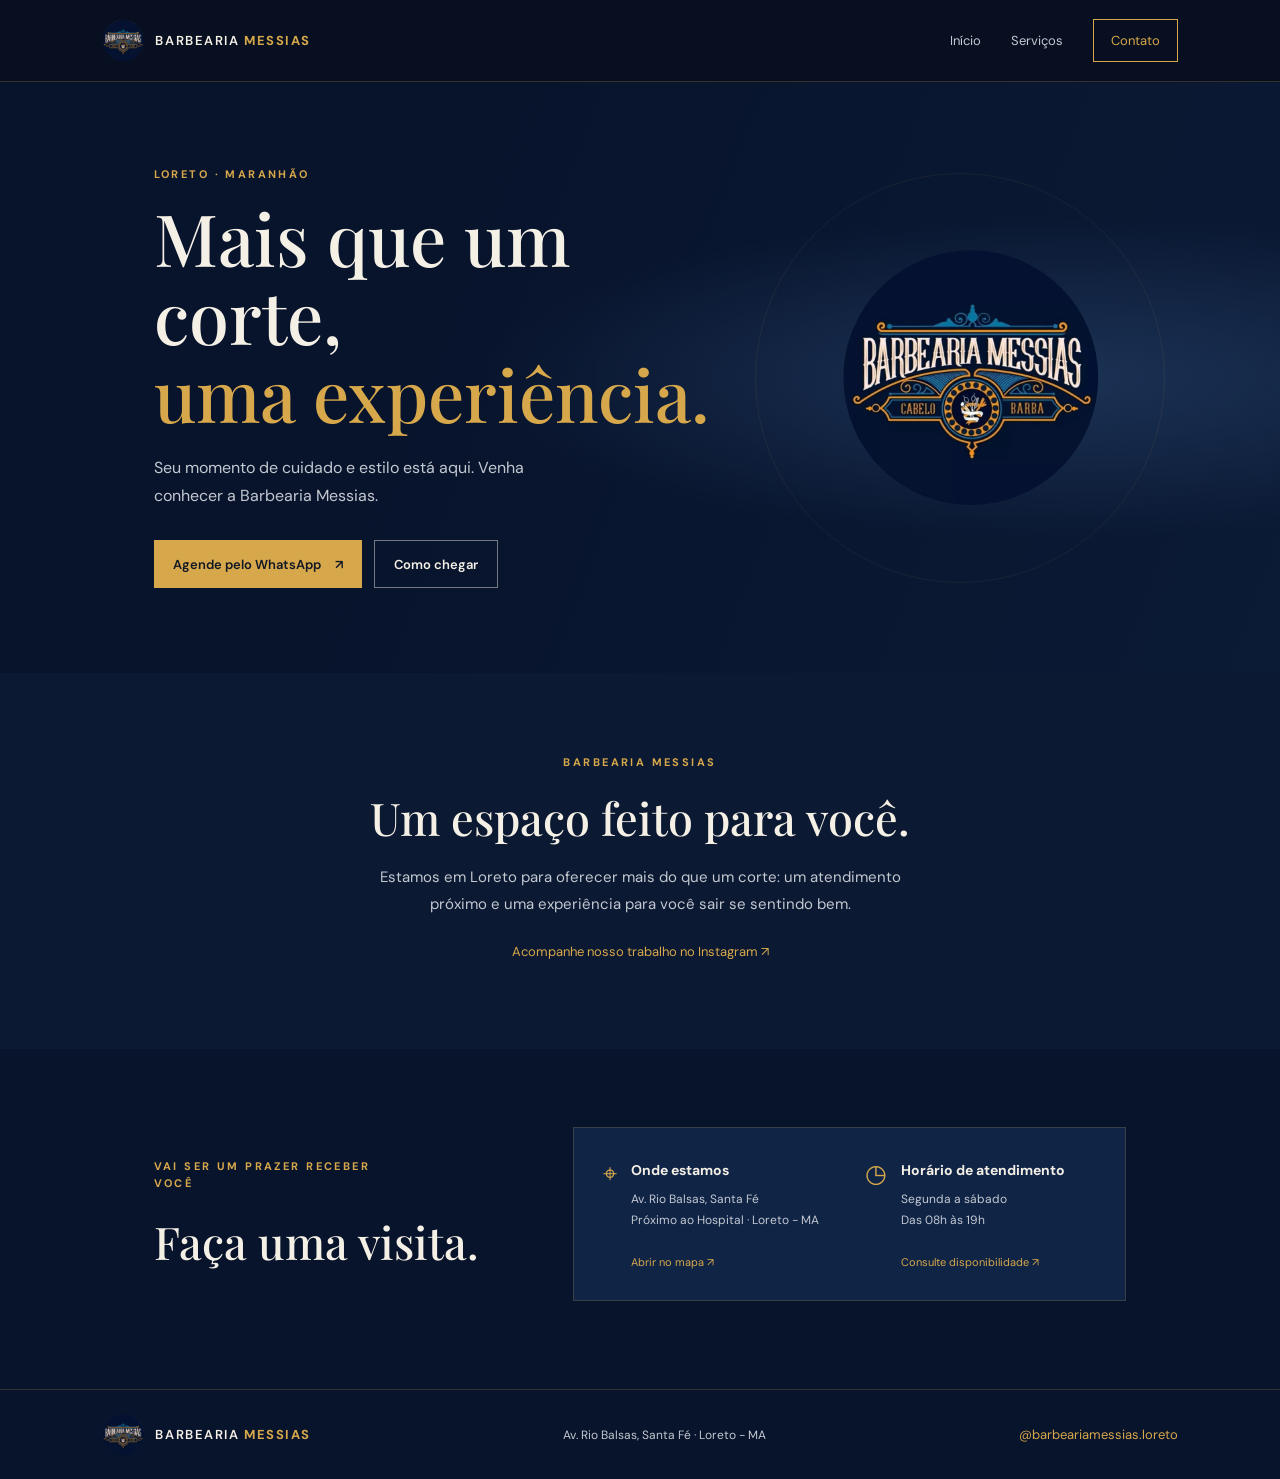
<file: index.html>
<!DOCTYPE html>
<html lang="pt-BR">
<head>
    <meta charset="UTF-8">
    <meta name="viewport" content="width=device-width, initial-scale=1.0">
    <meta name="description" content="Barbearia Messias em Loreto, MA. Mais que um corte, uma experiência. Agende pelo WhatsApp.">
    <meta name="theme-color" content="#08142c">
    <title>Barbearia Messias | Loreto - MA</title>
    <link rel="stylesheet" href="style.css">
</head>
<body>
    <header class="topo">
        <a class="marca" href="index.html" aria-label="Barbearia Messias - início">
            <img class="marca-logo" src="logo_barbearia.webp" alt="Logo da Barbearia Messias">
            <span>BARBEARIA <strong>MESSIAS</strong></span>
        </a>
        <nav aria-label="Navegação principal">
            <a href="index.html" aria-current="page">Início</a>
            <a href="servicos.html">Serviços</a>
            <a class="nav-agendar" href="contato.html">Contato</a>
        </nav>
    </header>

    <main>
        <section class="hero" id="inicio">
            <div class="hero-conteudo">
                <p class="chamada">LORETO · MARANHÃO</p>
                <h1>Mais que um corte,<br><span>uma experiência.</span></h1>
                <p class="hero-texto">Seu momento de cuidado e estilo está aqui. Venha conhecer a Barbearia Messias.</p>
                <div class="botoes">
                    <a class="botao botao-dourado" href="https://wa.me/5599984889832" target="_blank" rel="noopener noreferrer">Agende pelo WhatsApp <span aria-hidden="true">↗</span></a>
                    <a class="botao botao-contorno" href="#visite">Como chegar</a>
                </div>
            </div>
            <div class="selo" aria-hidden="true">
                <img src="logo_barbearia.webp" alt="">
            </div>
            <div class="hero-detalhe" aria-hidden="true"></div>
        </section>

        <section class="sobre" id="sobre">
            <p class="chamada">BARBEARIA MESSIAS</p>
            <h2>Um espaço feito para você.</h2>
            <p>Estamos em Loreto para oferecer mais do que um corte: um atendimento próximo e uma experiência para você sair se sentindo bem.</p>
            <a class="link-instagram" href="https://www.instagram.com/barbeariamessias.loreto/" target="_blank" rel="noopener noreferrer">Acompanhe nosso trabalho no Instagram <span aria-hidden="true">↗</span></a>
        </section>

        <section class="visite" id="visite">
            <div class="visite-intro">
                <p class="chamada">VAI SER UM PRAZER RECEBER VOCÊ</p>
                <h2>Faça uma visita.</h2>
            </div>
            <div class="info-card">
                <div class="info-item">
                    <span class="info-icone" aria-hidden="true">⌖</span>
                    <div>
                        <h3>Onde estamos</h3>
                        <p>Av. Rio Balsas, Santa Fé<br>Próximo ao Hospital · Loreto - MA</p>
                        <a href="https://www.google.com/maps/search/?api=1&amp;query=Av.+Rio+Balsas%2C+Santa+F%C3%A9%2C+Loreto%2C+MA" target="_blank" rel="noopener noreferrer">Abrir no mapa ↗</a>
                    </div>
                </div>
                <div class="info-item">
                    <span class="info-icone" aria-hidden="true">◷</span>
                    <div>
                        <h3>Horário de atendimento</h3>
                        <p>Segunda a sábado<br>Das 08h às 19h</p>
                        <a href="https://wa.me/5599984889832" target="_blank" rel="noopener noreferrer">Consulte disponibilidade ↗</a>
                    </div>
                </div>
            </div>
        </section>
    </main>

    <footer>
        <a class="marca marca-rodape" href="#inicio">
            <img class="marca-logo" src="logo_barbearia.webp" alt="">
            <span>BARBEARIA <strong>MESSIAS</strong></span>
        </a>
        <p>Av. Rio Balsas, Santa Fé · Loreto - MA</p>
        <a href="https://www.instagram.com/barbeariamessias.loreto/" target="_blank" rel="noopener noreferrer">@barbeariamessias.loreto</a>
    </footer>
</body>
</html>
</file>
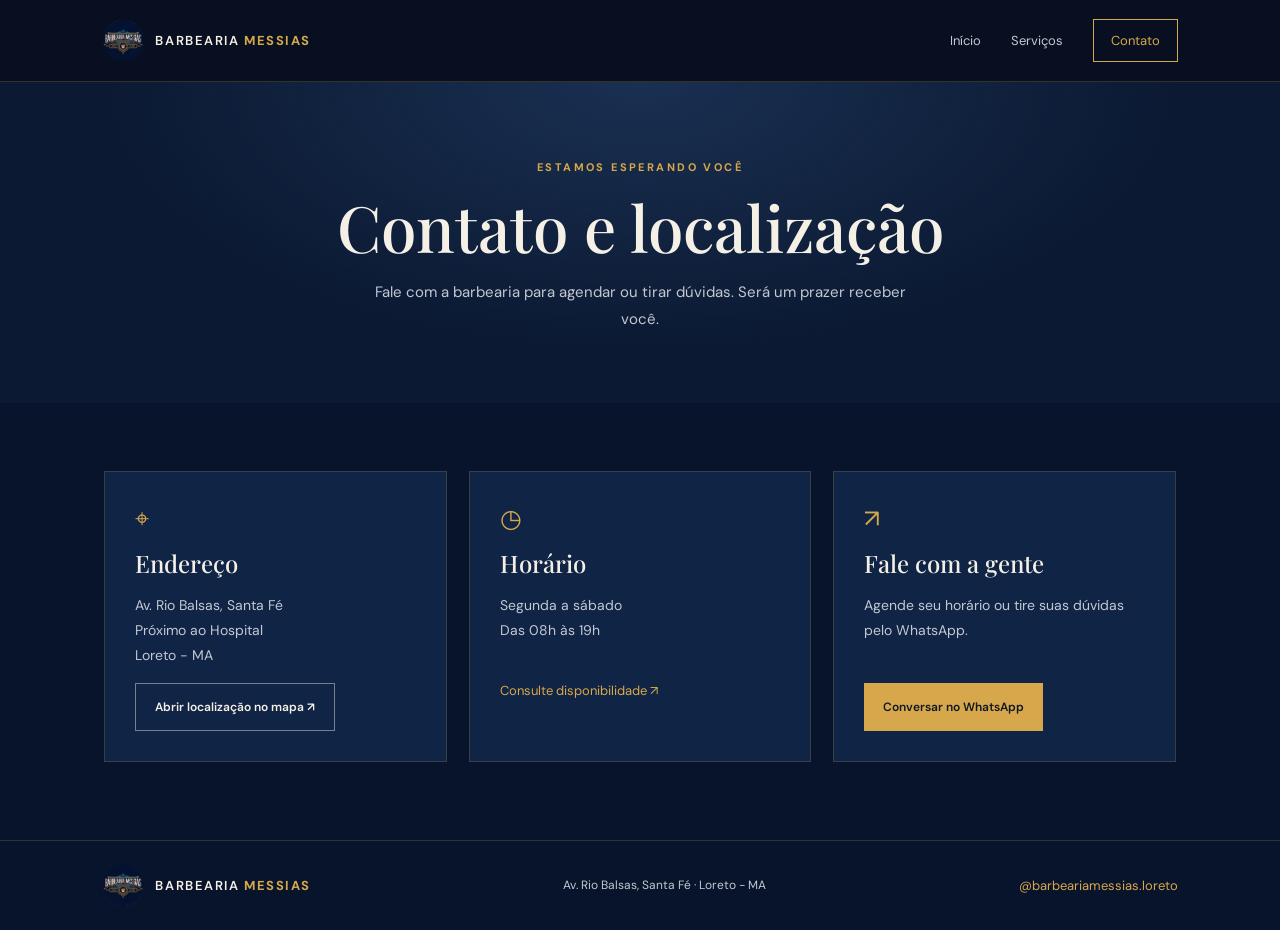
<file: contato.html>
<!DOCTYPE html>
<html lang="pt-BR">
<head>
    <meta charset="UTF-8">
    <meta name="viewport" content="width=device-width, initial-scale=1.0">
    <meta name="description" content="Entre em contato com a Barbearia Messias e encontre a barbearia em Loreto, Maranhão.">
    <meta name="theme-color" content="#08142c">
    <title>Contato e localização | Barbearia Messias</title>
    <link rel="stylesheet" href="style.css">
</head>
<body>
    <header class="topo">
        <a class="marca" href="index.html" aria-label="Barbearia Messias - início">
            <img class="marca-logo" src="logo_barbearia.webp" alt="Logo da Barbearia Messias">
            <span>BARBEARIA <strong>MESSIAS</strong></span>
        </a>
        <nav aria-label="Navegação principal">
            <a href="index.html">Início</a>
            <a href="servicos.html">Serviços</a>
            <a class="nav-agendar" href="contato.html" aria-current="page">Contato</a>
        </nav>
    </header>

    <main>
        <section class="pagina-hero">
            <p class="chamada">ESTAMOS ESPERANDO VOCÊ</p>
            <h1>Contato e localização</h1>
            <p>Fale com a barbearia para agendar ou tirar dúvidas. Será um prazer receber você.</p>
        </section>

        <section class="contato-conteudo">
            <article class="contato-card">
                <span class="info-icone" aria-hidden="true">⌖</span>
                <h2>Endereço</h2>
                <p>Av. Rio Balsas, Santa Fé<br>Próximo ao Hospital<br>Loreto - MA</p>
                <a class="botao botao-contorno" href="https://www.google.com/maps/search/?api=1&amp;query=Av.+Rio+Balsas%2C+Santa+F%C3%A9%2C+Loreto%2C+MA" target="_blank" rel="noopener noreferrer">Abrir localização no mapa ↗</a>
            </article>
            <article class="contato-card">
                <span class="info-icone" aria-hidden="true">◷</span>
                <h2>Horário</h2>
                <p>Segunda a sábado<br>Das 08h às 19h</p>
                <a class="link-dourado" href="https://wa.me/5599984889832" target="_blank" rel="noopener noreferrer">Consulte disponibilidade ↗</a>
            </article>
            <article class="contato-card">
                <span class="info-icone" aria-hidden="true">↗</span>
                <h2>Fale com a gente</h2>
                <p>Agende seu horário ou tire suas dúvidas pelo WhatsApp.</p>
                <a class="botao botao-dourado" href="https://wa.me/5599984889832" target="_blank" rel="noopener noreferrer">Conversar no WhatsApp</a>
            </article>
        </section>
    </main>

    <footer>
        <a class="marca marca-rodape" href="index.html">
            <img class="marca-logo" src="logo_barbearia.webp" alt="">
            <span>BARBEARIA <strong>MESSIAS</strong></span>
        </a>
        <p>Av. Rio Balsas, Santa Fé · Loreto - MA</p>
        <a href="https://www.instagram.com/barbeariamessias.loreto/" target="_blank" rel="noopener noreferrer">@barbeariamessias.loreto</a>
    </footer>
</body>
</html>
</file>
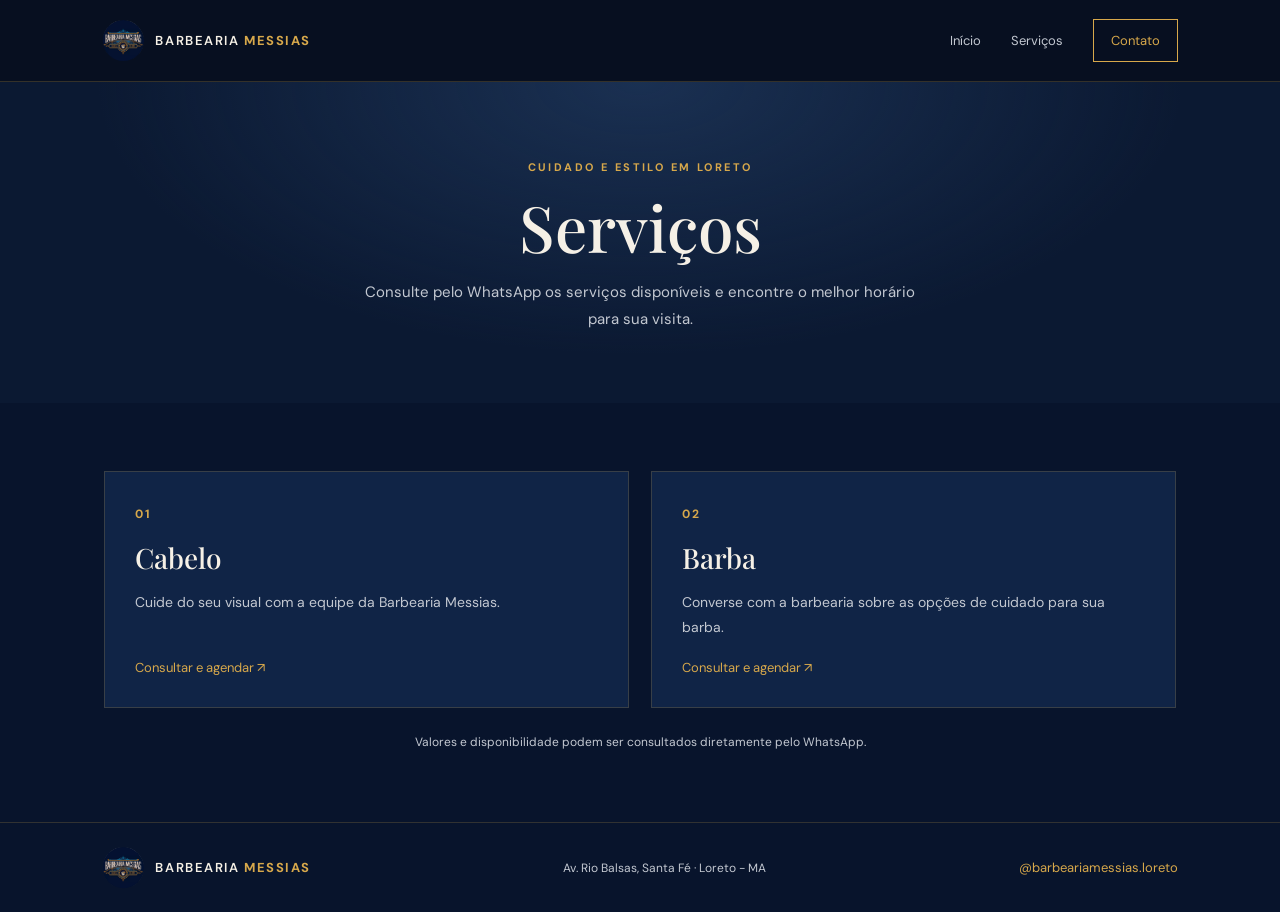
<file: servicos.html>
<!DOCTYPE html>
<html lang="pt-BR">
<head>
    <meta charset="UTF-8">
    <meta name="viewport" content="width=device-width, initial-scale=1.0">
    <meta name="description" content="Conheça os serviços de cabelo e barba da Barbearia Messias em Loreto, Maranhão.">
    <meta name="theme-color" content="#08142c">
    <title>Serviços | Barbearia Messias</title>
    <link rel="stylesheet" href="style.css">
</head>
<body>
    <header class="topo">
        <a class="marca" href="index.html" aria-label="Barbearia Messias - início">
            <img class="marca-logo" src="logo_barbearia.webp" alt="Logo da Barbearia Messias">
            <span>BARBEARIA <strong>MESSIAS</strong></span>
        </a>
        <nav aria-label="Navegação principal">
            <a href="index.html">Início</a>
            <a href="servicos.html" aria-current="page">Serviços</a>
            <a class="nav-agendar" href="contato.html">Contato</a>
        </nav>
    </header>

    <main>
        <section class="pagina-hero">
            <p class="chamada">CUIDADO E ESTILO EM LORETO</p>
            <h1>Serviços</h1>
            <p>Consulte pelo WhatsApp os serviços disponíveis e encontre o melhor horário para sua visita.</p>
        </section>

        <section class="servicos-conteudo">
            <article class="servico-card">
                <span class="servico-numero" aria-hidden="true">01</span>
                <h2>Cabelo</h2>
                <p>Cuide do seu visual com a equipe da Barbearia Messias.</p>
                <a href="https://wa.me/5599984889832" target="_blank" rel="noopener noreferrer">Consultar e agendar ↗</a>
            </article>
            <article class="servico-card">
                <span class="servico-numero" aria-hidden="true">02</span>
                <h2>Barba</h2>
                <p>Converse com a barbearia sobre as opções de cuidado para sua barba.</p>
                <a href="https://wa.me/5599984889832" target="_blank" rel="noopener noreferrer">Consultar e agendar ↗</a>
            </article>
        </section>
        <p class="nota-servicos">Valores e disponibilidade podem ser consultados diretamente pelo WhatsApp.</p>
    </main>

    <footer>
        <a class="marca marca-rodape" href="index.html">
            <img class="marca-logo" src="logo_barbearia.webp" alt="">
            <span>BARBEARIA <strong>MESSIAS</strong></span>
        </a>
        <p>Av. Rio Balsas, Santa Fé · Loreto - MA</p>
        <a href="https://www.instagram.com/barbeariamessias.loreto/" target="_blank" rel="noopener noreferrer">@barbeariamessias.loreto</a>
    </footer>
</body>
</html>
</file>
<file: style.css>
@import url('https://fonts.googleapis.com/css2?family=DM+Sans:wght@400;500;600;700&family=Playfair+Display:wght@500;600;700&display=swap');

:root {
    color-scheme: dark;
    --azul: #08142c;
    --azul-claro: #102446;
    --dourado: #d7a84b;
    --creme: #f5f0e6;
    --texto-suave: #c3c8d1;
}

* {
    box-sizing: border-box;
}

html {
    scroll-behavior: smooth;
}

body {
    margin: 0;
    background: var(--azul);
    color: var(--creme);
    font-family: 'DM Sans', sans-serif;
}

a {
    color: inherit;
}

.topo {
    min-height: 82px;
    padding: 0 8%;
    display: flex;
    align-items: center;
    justify-content: space-between;
    gap: 24px;
    background: #070f20;
    border-bottom: 1px solid rgba(215, 168, 75, 0.22);
}

.marca {
    display: inline-flex;
    align-items: center;
    gap: 11px;
    color: var(--creme);
    font-size: 13px;
    font-weight: 600;
    letter-spacing: 0.12em;
    text-decoration: none;
}

.marca strong {
    color: var(--dourado);
}

.marca-logo {
    width: 42px;
    height: 42px;
    border-radius: 50%;
    object-fit: cover;
    clip-path: circle(49%);
}

nav {
    display: flex;
    align-items: center;
    gap: 30px;
}

nav a,
.link-instagram,
.info-item a,
footer > a:last-child {
    font-size: 13px;
    text-decoration: none;
}

nav a {
    color: var(--texto-suave);
    transition: color 160ms ease;
}

nav a:hover,
.link-instagram:hover,
.info-item a:hover,
footer > a:last-child:hover {
    color: var(--dourado);
}

nav .nav-agendar {
    padding: 12px 17px;
    border: 1px solid var(--dourado);
    color: var(--dourado);
}

.hero {
    min-height: 590px;
    padding: 85px 12%;
    position: relative;
    display: flex;
    align-items: center;
    overflow: hidden;
    background:
        radial-gradient(ellipse at 82% 50%, rgba(35, 62, 101, 0.7), transparent 38%),
        linear-gradient(110deg, #08142c 35%, #0b1a35 100%);
}

.hero-conteudo {
    position: relative;
    z-index: 1;
    max-width: 600px;
}

.chamada {
    margin: 0 0 18px;
    color: var(--dourado);
    font-size: 11px;
    font-weight: 700;
    letter-spacing: 0.22em;
}

h1,
h2 {
    margin: 0;
    font-family: 'Playfair Display', Georgia, serif;
    font-weight: 500;
}

h1 {
    font-size: clamp(42px, 6vw, 72px);
    line-height: 1.08;
}

h1 span {
    color: var(--dourado);
}

.hero-texto {
    max-width: 440px;
    margin: 22px 0 30px;
    color: var(--texto-suave);
    font-size: 16px;
    line-height: 1.75;
}

.botoes {
    display: flex;
    flex-wrap: wrap;
    gap: 12px;
}

.botao {
    min-height: 48px;
    padding: 0 19px;
    display: inline-flex;
    align-items: center;
    justify-content: center;
    gap: 14px;
    font-size: 13px;
    font-weight: 600;
    text-decoration: none;
    transition: transform 160ms ease, background 160ms ease;
}

.botao:hover {
    transform: translateY(-2px);
}

.botao-dourado {
    background: var(--dourado);
    color: #101725;
}

.botao-dourado:hover {
    background: #e7bd69;
}

.botao-contorno {
    border: 1px solid rgba(245, 240, 230, 0.45);
    color: var(--creme);
}

.botao-contorno:hover {
    background: rgba(245, 240, 230, 0.08);
}

.selo {
    width: 260px;
    position: absolute;
    top: 50%;
    right: 14%;
    transform: translateY(-50%);
}

.selo img {
    display: block;
    width: 100%;
    height: auto;
    border-radius: 50%;
    object-fit: cover;
    clip-path: circle(49%);
    filter: drop-shadow(0 12px 26px rgba(0, 0, 0, 0.3));
}

.hero-detalhe {
    width: 410px;
    height: 410px;
    position: absolute;
    right: 9%;
    border: 1px solid rgba(215, 168, 75, 0.08);
    border-radius: 50%;
}

.sobre {
    padding: 82px 24px 88px;
    text-align: center;
    background: #0b1932;
}

.sobre h2,
.visite h2 {
    font-size: clamp(32px, 4vw, 45px);
}

.sobre > p:not(.chamada) {
    max-width: 570px;
    margin: 17px auto 22px;
    color: var(--texto-suave);
    font-size: 15px;
    line-height: 1.8;
}

.link-instagram {
    color: var(--dourado);
}

.visite {
    padding: 78px 12% 88px;
    display: grid;
    grid-template-columns: 0.8fr 1.2fr;
    align-items: center;
    gap: 50px;
}

.visite-intro .chamada {
    max-width: 250px;
    line-height: 1.6;
}

.info-card {
    padding: 29px;
    display: grid;
    grid-template-columns: 1fr 1fr;
    gap: 30px;
    background: var(--azul-claro);
    border: 1px solid rgba(215, 168, 75, 0.2);
}

.info-item {
    display: flex;
    align-items: flex-start;
    gap: 14px;
}

.info-icone {
    color: var(--dourado);
    font-size: 25px;
}

.info-item h3 {
    margin: 4px 0 10px;
    font-size: 14px;
}

.info-item p {
    min-height: 48px;
    margin: 0 0 13px;
    color: var(--texto-suave);
    font-size: 12px;
    line-height: 1.7;
}

.info-item a {
    color: var(--dourado);
    font-size: 11px;
}

footer {
    min-height: 90px;
    padding: 20px 8%;
    display: flex;
    align-items: center;
    justify-content: space-between;
    gap: 20px;
    border-top: 1px solid rgba(215, 168, 75, 0.2);
    color: var(--texto-suave);
}

.marca-rodape {
    color: var(--creme);
}

footer p {
    margin: 0;
    font-size: 12px;
}

footer > a:last-child {
    color: var(--dourado);
}

.pagina-hero {
    padding: 78px 24px 70px;
    text-align: center;
    background:
        radial-gradient(ellipse at 50% 0, rgba(35, 62, 101, 0.62), transparent 60%),
        #0b1932;
}

.pagina-hero h1 {
    font-size: clamp(40px, 6vw, 64px);
}

.pagina-hero > p:last-child {
    max-width: 560px;
    margin: 18px auto 0;
    color: var(--texto-suave);
    font-size: 15px;
    line-height: 1.8;
}

.servicos-conteudo,
.contato-conteudo {
    max-width: 1120px;
    margin: 0 auto;
    padding: 68px 24px 26px;
    display: grid;
    grid-template-columns: repeat(2, minmax(0, 1fr));
    gap: 22px;
}

.servico-card,
.contato-card {
    padding: 30px;
    background: var(--azul-claro);
    border: 1px solid rgba(215, 168, 75, 0.2);
}

.servico-numero {
    color: var(--dourado);
    font-size: 12px;
    font-weight: 700;
    letter-spacing: 0.15em;
}

.servico-card h2,
.contato-card h2 {
    margin-top: 16px;
    font-size: 28px;
}

.servico-card p,
.contato-card p {
    min-height: 52px;
    color: var(--texto-suave);
    font-size: 14px;
    line-height: 1.8;
}

.servico-card > a,
.link-dourado {
    color: var(--dourado);
    font-size: 13px;
    text-decoration: none;
}

.servico-card > a:hover,
.link-dourado:hover {
    text-decoration: underline;
}

.nota-servicos {
    margin: 0 auto;
    padding: 0 24px 72px;
    color: var(--texto-suave);
    font-size: 12px;
    text-align: center;
}

.contato-conteudo {
    padding-bottom: 78px;
    grid-template-columns: repeat(3, minmax(0, 1fr));
}

.contato-card {
    display: flex;
    align-items: flex-start;
    flex-direction: column;
}

.contato-card h2 {
    margin-top: 12px;
    font-size: 24px;
}

.contato-card p {
    min-height: 75px;
}

.contato-card .botao {
    margin-top: auto;
    font-size: 12px;
}

@media (max-width: 900px) {
    .topo {
        padding: 16px 5%;
        flex-wrap: wrap;
    }

    nav {
        flex-wrap: wrap;
        gap: 16px;
    }

    .hero {
        padding: 80px 8%;
    }

    .selo {
        right: 7%;
        opacity: 0.55;
    }

    .hero-conteudo {
        max-width: 540px;
    }

    .visite {
        padding-right: 7%;
        padding-left: 7%;
        grid-template-columns: 1fr;
        gap: 27px;
    }

    .contato-conteudo {
        grid-template-columns: 1fr 1fr;
    }
}

@media (max-width: 640px) {
    .topo {
        align-items: flex-start;
        flex-direction: column;
        gap: 14px;
    }

    nav {
        width: 100%;
        justify-content: flex-start;
        flex-wrap: wrap;
        gap: 10px;
    }

    nav a {
        font-size: 11px;
    }

    nav .nav-agendar {
        padding: 9px 10px;
    }

    .hero {
        min-height: 570px;
        padding: 68px 7%;
    }

    .selo {
        width: 180px;
        top: auto;
        right: -25px;
        bottom: 20px;
        opacity: 0.22;
        transform: none;
    }

    .hero-detalhe {
        width: 250px;
        height: 250px;
        right: -50px;
        bottom: -25px;
    }

    .hero-texto {
        max-width: 360px;
    }

    .info-card {
        padding: 23px 18px;
        grid-template-columns: 1fr;
        gap: 25px;
    }

    .servicos-conteudo,
    .contato-conteudo {
        padding: 42px 7% 22px;
        grid-template-columns: 1fr;
    }

    .contato-conteudo {
        padding-bottom: 54px;
    }

    .servico-card,
    .contato-card {
        padding: 24px;
    }

    .pagina-hero {
        padding: 58px 7% 50px;
    }

    .servico-card p,
    .contato-card p {
        min-height: 0;
    }

    .info-item p {
        min-height: auto;
    }

    footer {
        padding: 25px 7%;
        align-items: flex-start;
        flex-direction: column;
        gap: 13px;
    }
}

@media (prefers-reduced-motion: reduce) {
    html {
        scroll-behavior: auto;
    }

    *,
    *::before,
    *::after {
        transition-duration: 0.01ms !important;
    }
}
</file>
